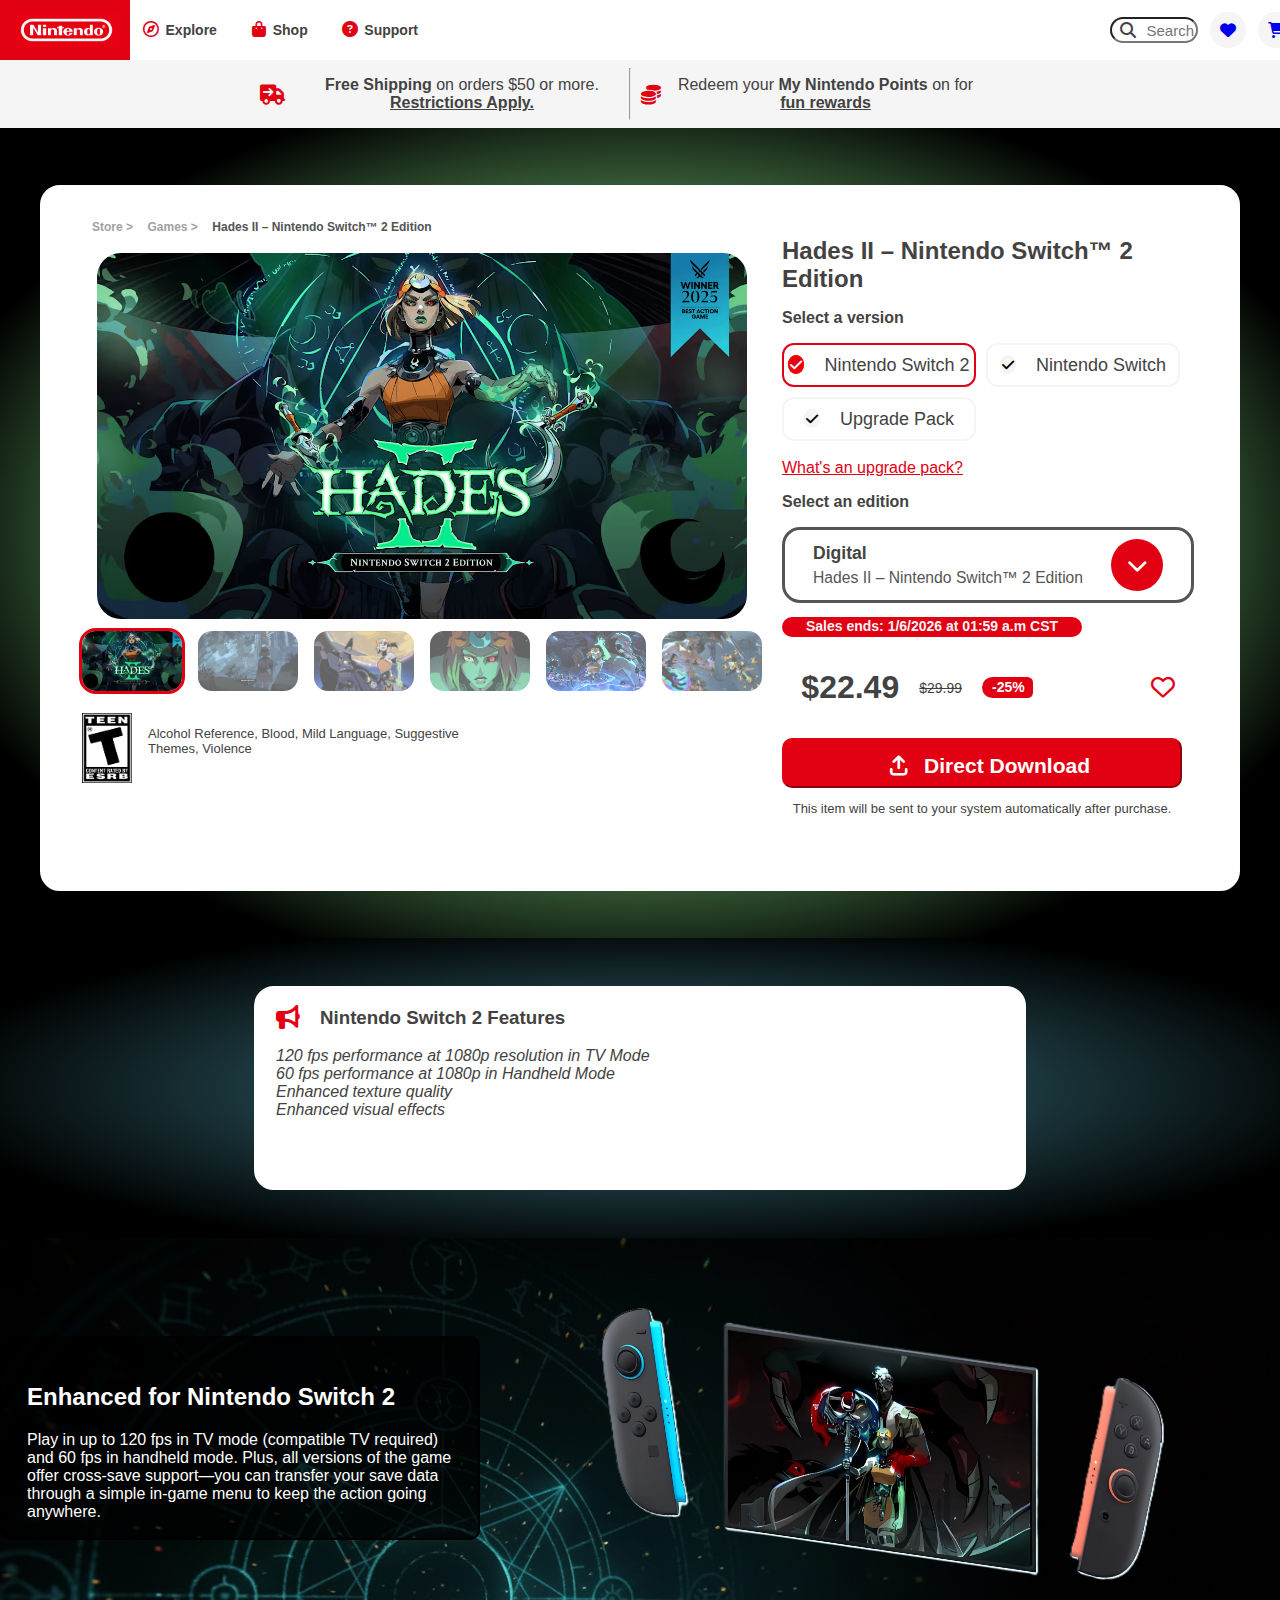
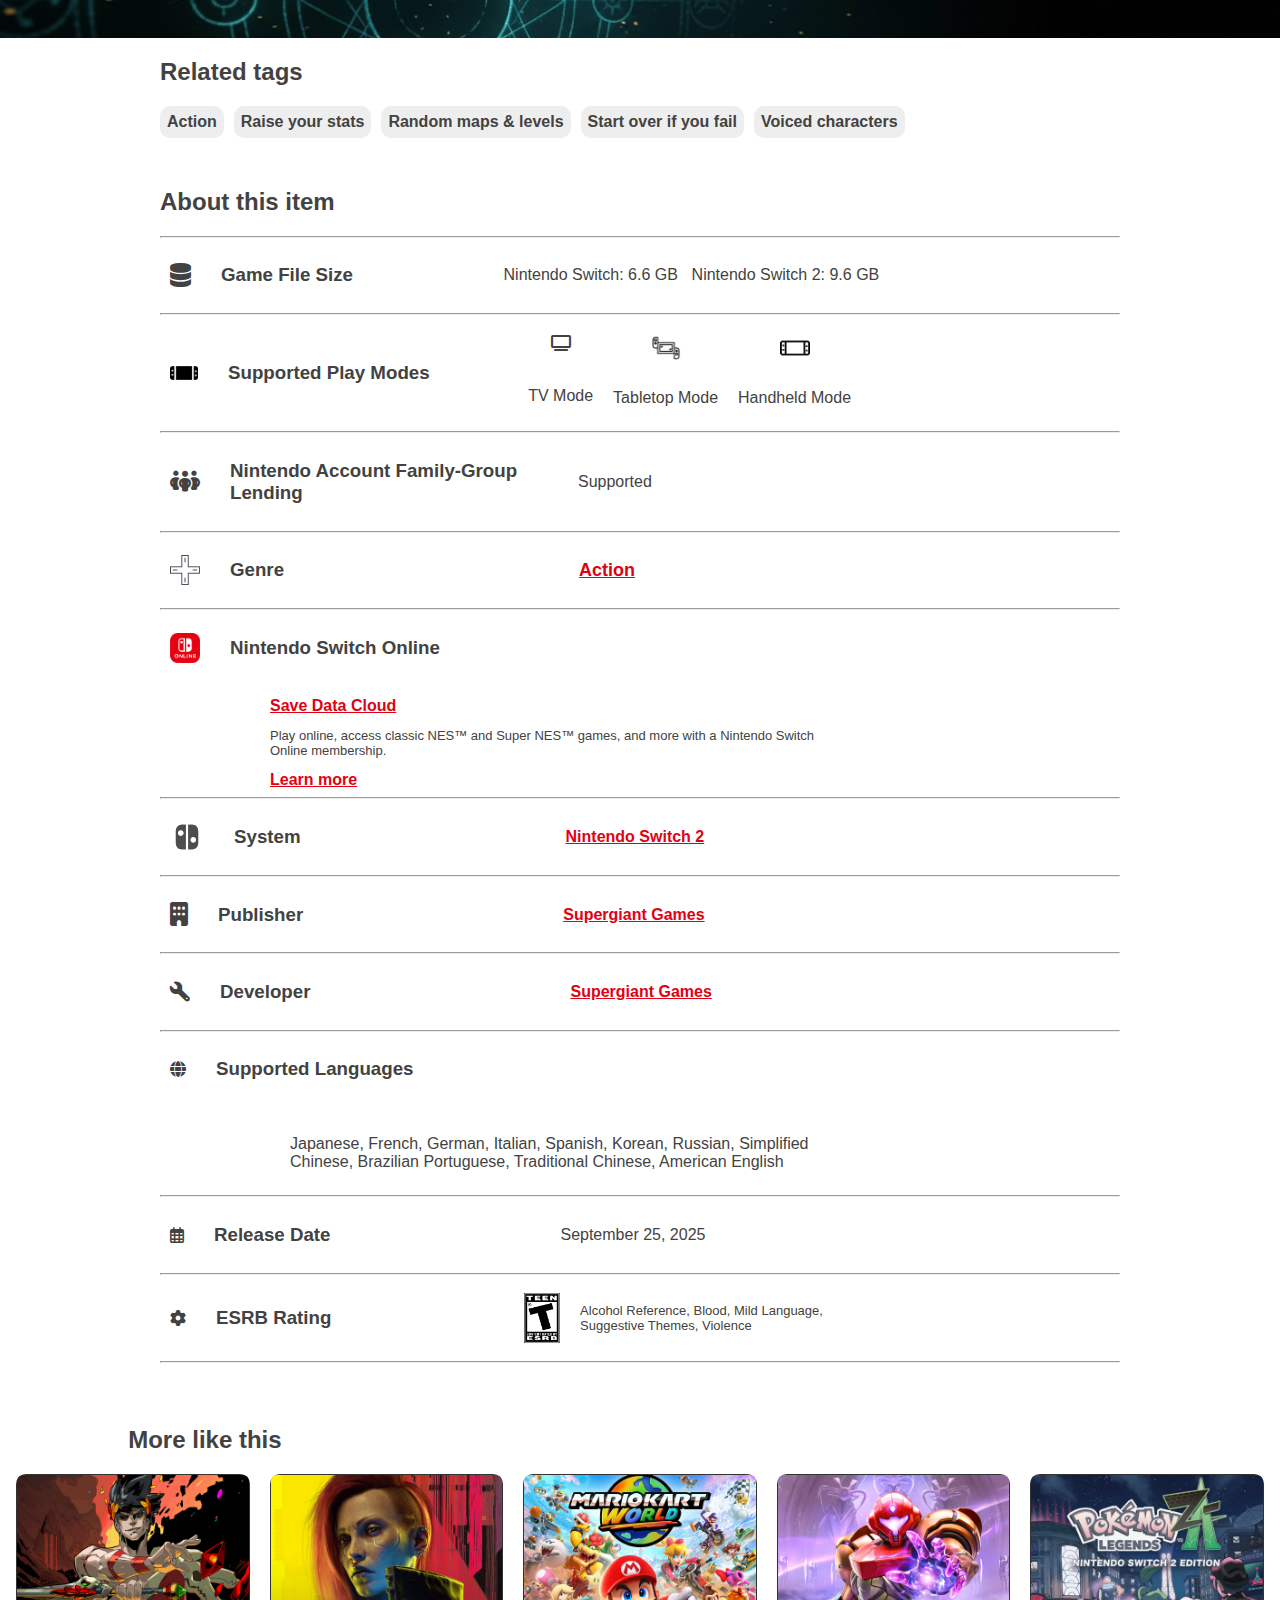
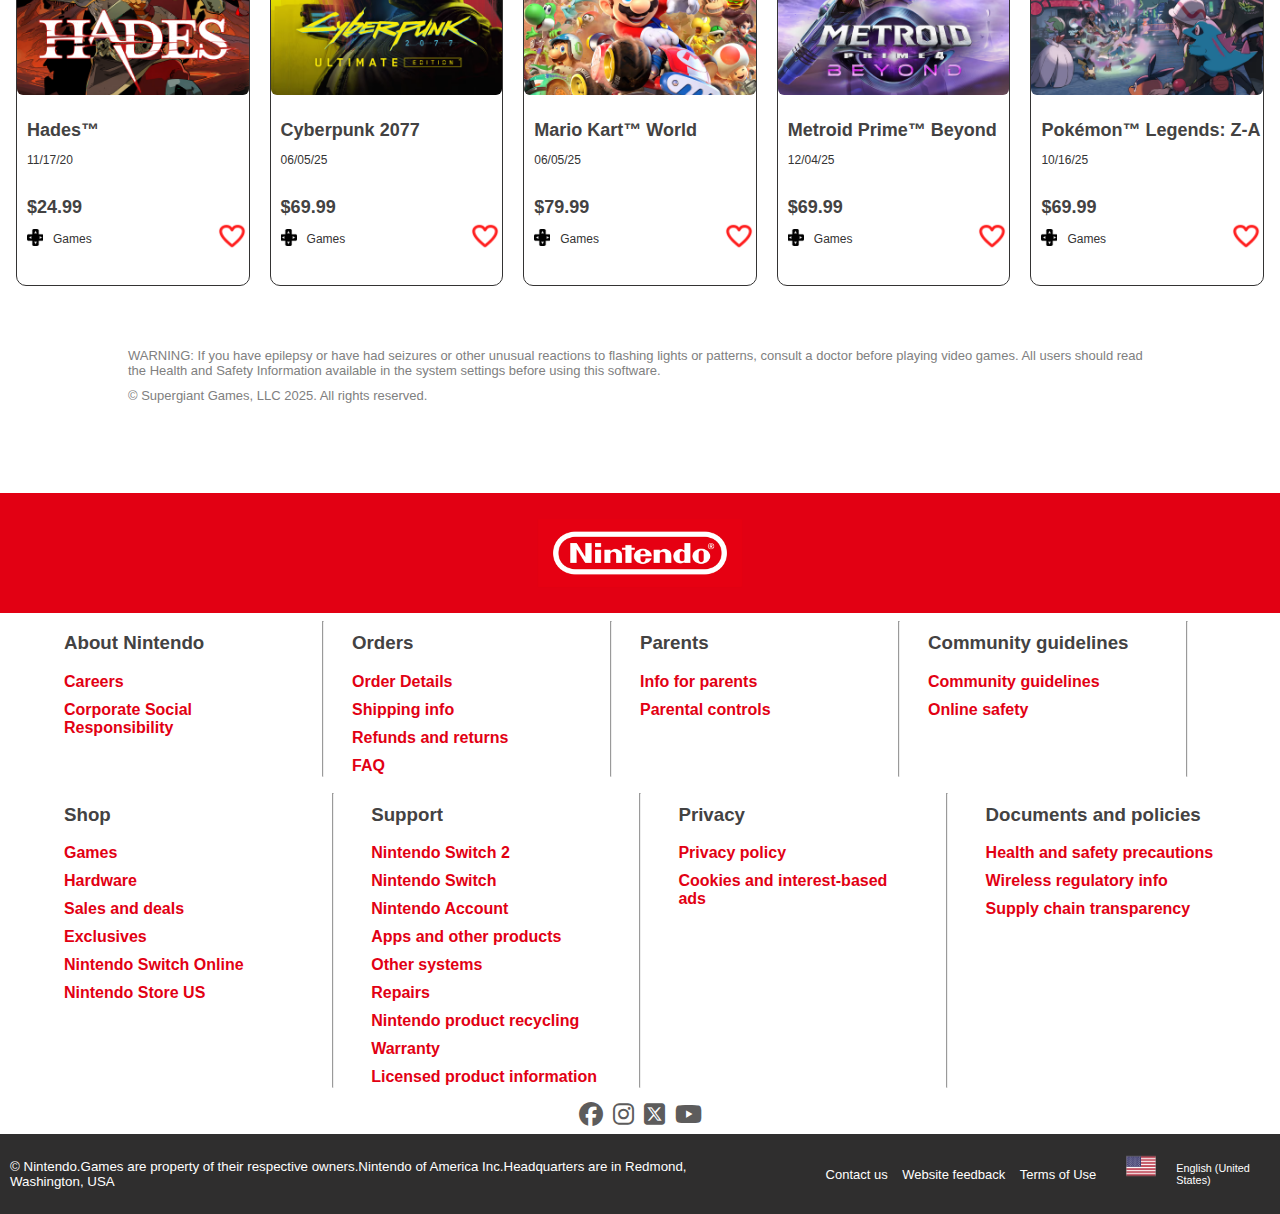
<file: index.html>
<!DOCTYPE html>
<html lang="en">
<head>
    <meta charset="UTF-8">
    <meta name="viewport" content="width=device-width, initial-scale=1.0">
    <link rel="stylesheet" href="https://cdnjs.cloudflare.com/ajax/libs/font-awesome/6.0.0-beta3/css/all.min.css">
    <link rel="stylesheet"
      href="https://cdnjs.cloudflare.com/ajax/libs/font-awesome/6.7.2/css/all.min.css">
    <link rel="stylesheet" href="styles.css">
    <link rel="icon" href="./images/mario-8-bit.png">
    <title>Nintendo Website</title>
</head>
<body>
    <header class="header">
        <div class="header-column">
            <div class="header-menu-bar">
                <div class="header-mainlogo">
                    <img src="./images/nintendo-logo.png" alt="Nintendo Logo" class="header-logo">
                </div>
                <div class="explore">
                        <span><i class="fa-regular fa-compass" style="color: #e20013;"></i></i></span>
                        <span><a href="#">Explore</a></span>
                </div>
                <div class="header-shop">
                        <span><i class="fa-solid fa-bag-shopping" style="color: #e20013;"></i></span>
                        <span><a href="#">Shop</a></span>
                </div>
                <div class="header-support">
                        <span><i class="fa-solid fa-circle-question" style="color: #e20013;"></i></span>
                        <span><a href="#" class="support">Support</a></span>
                </div>
            </div>
            <div class="header-account">
                <div class="header-searchBar">
                    <span><i class="fa-solid fa-magnifying-glass" style="color: #434242;"></i></span>
                    <span><input type="text" class="header-search" placeholder="Search" style="text-align: end; font-size: 15px; color: #434242;"></span>    
                </div>
                <div class="header-wishList">
                    <div class="span"><a href="#" title="heart"><i class="fa-solid fa-heart"></i></a></div>
                </div>  
                <div class="header-cart">
                    <div class="span"><a href="#" title="cart"><i class="fa-solid fa-cart-shopping"></i></a></div>
                </div>
                <div class="header-login">
                    <button title="sign-up">
                        <i class="fa-solid fa-user fa-lg" style="color: #e20013;"></i></i>
                        Log in/Sign Up
                    </button>
                    <div>
                        <a href="#"><img src="./images/flag.png" alt="USA Flag" height="200"></a>
                    </div>
                </div>
            </div>
        </div>
    </header>

    <div class="shipping-points">
        <div class="shipping">
           <i class="fa-solid fa-truck-arrow-right fa-lg" style="color: #e20013;"></i>
            <p><strong>Free Shipping</strong> on orders $50 or more. <a href="#">Restrictions Apply.</a></p> 
        </div>
        <hr>
        <div class="points">
            <i class="fa-solid fa-coins fa-lg" style="color: #e20013;"></i>
            <p>Redeem your <strong>My Nintendo Points</strong> on for <a href="#">fun rewards</a></p>
        </div>
    </div>

    <div class="game-preview">
        
        <div class="game-information">
            <div class="mainpage-game">
                <div class="page-location">
                    <a href="#" title="Store">Store ></a> <a href="#">Games ></a>  <a href="#" title="hades 2" id="hades2-link">Hades II &ndash; Nintendo Switch&trade; 2 Edition </a>  
                </div>
                <br>
                <div class="preview-card">
                    <input type="radio" name="hero" id="g1" checked>
                    <input type="radio" name="hero" id="g2">
                    <input type="radio" name="hero" id="g3">
                    <input type="radio" name="hero" id="g4">
                    <input type="radio" name="hero" id="g5">
                    <input type="radio" name="hero" id="g6">

                    <div class="card-image">
                        <img src="./images/hades2.avif" alt="" height="200" class="i1" >
                        <img src="./images/game-preview.jpg" alt="" height="200"class="i2" >
                        <img src="./images/game-preview2.jpg" alt="" height="200" class="i3" >
                        <img src="./images/game-preview3.webp" alt=""height="200" class="i4" >
                        <img src="./images/hades-2-story.avif" alt=""height="200" class="i5" >
                        <img src="./images/game-preview4.jpg" alt="" class="i6">
                    </div>
                    <div class="img-slider">
                        <label for="g1"><img src="./images/hades2.avif" alt="" height="200"></label>
                        <label for="g2"><img src="./images/game-preview.jpg" alt="" height="200"></label>
                        <label for="g3"><img src="./images/game-preview2.jpg" alt="" height="200"></label>
                        <label for="g4"><img src="./images/game-preview3.webp" alt=""height="200"></label>
                        <label for="g5"><img src="./images/hades-2-story.avif" alt=""height="200"></label>
                        <label for="g6"><img src="./images/game-preview4.jpg" alt=""height="200"></label>
                    </div>
                </div>
                <br>
                <div class="rated-section">
                    <div class="rated">
                        <img src="./images/ESRB_Teen.svg.png" alt="Rated Teen logo" height="200">
                    </div>
                    <div class="rated-info">
                        <p>Alcohol Reference, Blood, Mild Language, Suggestive Themes, Violence</p>
                    </div>
                </div>
            </div>
            
            <div class="gamecard-name">
                <div class="game-title">
                    <h1>Hades II &ndash; Nintendo Switch&trade; 2 Edition</h1>
                    <div class="selectversion-p">
                        <p>Select a version</p>
                    </div>
                    <div class="version">
                        <div class="switch2-radius">
                                <div class="input-switch2">
                                    <input type="checkbox" name="ns2" id="switch2">
                                </div>
                                <div class="switch-p">
                                    <a href="#" title="switch2">Nintendo Switch 2</a>
                                </div>
                        </div>
                        <div class="switch">
                            <div class="input-switch">
                                <input type="checkbox" name="ns" id="switch">
                            </div>
                            <div class="switch-p">
                                <a href="#" title="switch2">Nintendo Switch</a>
                            </div>
                            
                            </button>
                        </div>
                        <div class="upgrade">
                            <div class="input-upgrade">
                                <input type="checkbox" name="pack" id="upgrade">
                            </div>
                            <div class="upgrade-p">
                                <a href="#" title="switch2">Upgrade Pack</a>
                            </div>
                        </div>
                    </div>
                    <br>
                    <div class="upgrade-pack">
                        <a href="#">What's an upgrade pack?</a>
                    </div>
                    <div class="edition-selector">
                        <p>Select an edition</p>
                    </div>
                    
                    <div class="product-card">
                        <input type="checkbox" id="toggle" class="toggle">
                        <label for="toggle" class="product-header">
                            <div>
                            <h2>Digital</h2>
                            <p>Hades II – Nintendo Switch&trade; 2 Edition</p>
                            </div>
                            <span class="arrow"></span>
                        </label>
                        <div class="product-options">
                            <div class="option-highlight">
                                <div class="digital-title">
                                    <a href="#">
                                        <h3>Digital</h3>
                                        <p>Hades II – Nintendo Switch&trade; 2 Edition</p>
                                    </a>
                                </div>
                                <div class="n2-dropmenu">
                                    <a href="#">
                                    <p>$22.49</p></a>
                                </div>
                        </div>

                            <div class="option-highlight">
                                <div class="digital-title">
                                    <a href="#">
                                        <h3>Physical</h3>
                                        <p>Hades II – Nintendo Switch&trade; 2 Edition</p>
                                    </a>
                                </div>
                                <div class="n2-dropmenu">
                                    <a href="#">
                                    <p>$49.99</p></a>
                                </div>
                            </div>
                        </div>
                    </div>
                    <div class="sale">
                        <p>Sales ends: 1/6/2026 at 01:59 a.m CST</p>
                    </div>
                    <div class="gamePrice">
                        <div class="price">
                            <h3>$22.49</h3>
                            <p class="slashed-price">$29.99</p>
                            <p class="sale-price">-25%</p>
                        </div>
                        <div class="heart-wish">
                            <a href="#"><i class="fa-regular fa-heart fa-xl" style="color: #e20013;"></i></a>
                        </div>
                    </div>
                    
                    <button title="download" class="button-download">
                        <div class="download">
                            <div class="download-icon">
                                <i class="fa-solid fa-arrow-up-from-bracket fa-xl" style="color: white;"></i>
                            </div>
                            <div class="directDownload-h3">
                                <h3 class="download">Direct Download</h3>
                            </div>
                        </div>
                    </button>
                    
                    <div class="directdownload-info">
                        <p>This item will be sent to your system automatically after purchase.</p>
                    </div>
                </div>
            </div>
        </div>
    </div>

    <div class="flex-section">
        <div class="features">
            <div class="feature-device">
                <i class="fa-solid fa-bullhorn fa-xl" style="color: #e20013;"></i>
                <h3>Nintendo Switch 2 Features</h3>
            </div>
            <div class="feature-info">
                <p>120 fps performance at 1080p resolution in TV Mode</p>
                <p>60 fps performance at 1080p in Handheld Mode</p>
                <p>Enhanced texture quality</p>
                <p>Enhanced visual effects</p>
            </div>
        </div>
    </div>

    <section class="backgroundimage">
        <div class="enhanced">
            <div class="enhanced-info">
                <h2>Enhanced for Nintendo Switch 2</h2>
                <p>Play in up to 120 fps in TV mode (compatible TV required) and 60 fps in handheld mode. Plus, all versions of the game offer cross-save support—you can transfer your save data through a simple in-game menu to keep the action going anywhere.</p>
            </div>
            <div class="img-switch">
                <img src="./images/hades2-switch.png" alt="" height="200">
            </div>
        </div>
    </section>

    <section class="item-info">
        <div class="info-padding">
            <h2>Related tags</h2>
            <div class="tags">
                <button title="action">Action</button>
                <button title="action">Raise your stats</button>
                <button title="action">Random maps & levels</button>
                <button title="action">Start over if you fail</button>
                <button title="action">Voiced characters</button>
            </div>
            <h2>About this item</h2>
            <hr>

            <div class="game1">
                <i class="fa-solid fa-database fa-xl"></i>
                <div class="game-info1">
                    <h3>Game File Size</h3>
                    <div class="game1-ptag">
                        <p>Nintendo Switch: 6.6 GB</p>
                        <p>Nintendo Switch 2: 9.6 GB</p>
                    </div>
                </div>
            </div>
            <hr>
            <div class="game1">
                <img src="./images/nintendo (2).png" alt="" height="28">

                <h3>Supported Play Modes</h3>
                <div class="game-style">
                    
                    <div class="tv-mode">
                        <i class="fa-solid fa-tv"></i>
                        <p>TV Mode</p>
                    </div>
                    <div class="tabletop">
                        <img src="./images/switch.png" alt="" height="30">
                        <p>Tabletop Mode</p>
                    </div>
                    <div class="handheld">
                        <img src="./images/nintendo (1).png" alt="" height="30">
                        <p>Handheld Mode</p>
                    </div>
                </div>
            </div>
            <hr>
            <div class="game1">
                <i class="fa-solid fa-people-group fa-xl"></i>
                <h3 class="fam-group">Nintendo Account Family-Group Lending</h3>
                <div class="game1-fam">   
                    <p>Supported</p>
                </div>
            </div>
            <hr>

            <div class="game1">
                <img src="./images/direction.png" alt="" height="30">
                <h3>Genre</h3>
                <div class="game1-action">
                    <a href="#">Action</a>
                </div>
            </div>
            <hr>
            <div class="game1">
                <img src="./images/online.avif" alt="" height="30">
                <h3>Nintendo Switch Online</h3>
                <div class="game1-online">
                    <a href="#">Save Data Cloud</a>
                    <p>Play online, access classic NES&trade; and Super NES&trade; games, and more with a Nintendo Switch Online membership.</p>
                    <a href="#">Learn more</a>
                </div>
            </div>
            <hr>

            <div class="game1">
                <img src="./images/gray-switch.png" alt="" height="34">
                <h3>System</h3>
                <div class="game1-system">
                    <a href="#">Nintendo Switch 2</a>
                </div>
            </div>
            <hr>
            
            <div class="game1">
                <i class="fa-solid fa-building fa-xl"></i>
                <h3>Publisher</h3>
                <div class="game1-developer">
                    <a href="#">Supergiant Games</a>
                </div>
            </div>
            <hr>

            <div class="game1">
                <i class="fa-solid fa-wrench fa-flip-horizontal fa-lg"></i>
                <h3>Developer</h3>
                <div class="game1-developer">
                    <a href="#">Supergiant Games</a>
                </div>
            </div>
            <hr>

            <div class="game1">
                <i class="fa-solid fa-globe"></i>
                <h3>Supported Languages</h3>
                <div class="game1-lang">
                    <p>Japanese, French, German, Italian, Spanish, Korean, Russian, Simplified Chinese, Brazilian Portuguese, Traditional Chinese, American English</p>
                </div>
            </div>
            <hr>
            <div class="game1">
                <i class="fa-regular fa-calendar-days"></i>
                <h3>Release Date</h3>
                <div class="game1-date">
                    <p>September 25, 2025</p>
                </div>
            </div>
            <hr>
            <div class="game1">
                <i class="fa-solid fa-gear"></i>
                <h3>ESRB Rating</h3>
                    <div class="game1-rating">
                        <img src="./images/ESRB_Teen.svg.png" alt="Rating" height="50">
                        <p>Alcohol Reference, Blood, Mild Language, Suggestive Themes, Violence</p>
                    </div>
            </div>
            <hr>
        </div>
    </section>
    <br>
    <br>
    <h2 class="othergames-title">More like this</h2>
    <section class="best-sellers">
        <div class="other-games">
            <div class="digital-card">
                <a href=""><img src="./images/hades-card.avif" alt="hades game" height="220"></a>
                <h3>Hades&trade;</h3>
                <p>11/17/20</p>
                <div class="price-info">
                    <h3>$24.99</h3>
                    <div class="games-icon">
                        <img src="./images/direction.webp" alt="dpad icon" height="15">
                        <p>Games</p>
                        <div class="game-heart">
                            <a href=""><img src="./images/love.png" alt="heart icon"></a>
                        </div>
                    </div>
                </div>
            </div>
            <div class="digital-card">
                <a href=""><img src="./images/cyberpunk-card.avif" alt="Cyberpunk 2077 game" height="220"></a>
                <h3>Cyberpunk 2077</h3>
                <p>06/05/25</p>
                <div class="price-info">
                    <h3>$69.99</h3>
                    <div class="games-icon">
                        <img src="./images/direction.webp" alt="d-pad icon" height="15">
                        <p>Games</p>
                        <div class="game-heart">
                            <a href=""><img src="./images/love.png" alt="heart icon"></a>
                        </div>
                    </div>
                </div>
            </div>
            <div class="digital-card">
                <a href=""><img src="./images/mario-card.avif" alt="Mario Kart World game" height="220"></a>
                <h3>Mario Kart&trade; World</h3>
                <p>06/05/25</p>
                <div class="price-info">
                    <h3>$79.99</h3>
                    <div class="games-icon">
                        <img src="./images/direction.webp" alt="d-pad icon" height="15">
                        <p>Games</p>
                        <div class="game-heart">
                            <a href=""><img src="./images/love.png" alt="heart icon"></a>
                        </div>
                    </div>
                </div>
            </div>
            <div class="digital-card">
                <a href=""><img src="./images/metroid-card.avif" alt="Metroid Prime Beyond Game" height="220"></a>
                <h3>Metroid Prime&trade; Beyond</h3>
                <p>12/04/25</p>
                <div class="price-info">
                    <h3>$69.99</h3>
                    <div class="games-icon">
                        <img src="./images/direction.webp" alt="d-pad icon" height="15">
                        <p>Games</p>
                        <div class="game-heart">
                            <a href=""><img src="./images/love.png" alt="heart icon"></a>
                        </div>
                    </div>
                </div>
            </div>
            <div class="digital-card">
                <a href=""><img src="./images/pokemon-card.avif" alt="Pokémon Legends: Z-A Game" height="220"></a>
                <h3>Pokémon&trade; Legends: Z-A </h3>
                <p>10/16/25</p>
                <div class="price-info">
                    <h3>$69.99</h3>
                    <div class="games-icon">
                        <img src="./images/direction.webp" alt="d-pad icon" height="15">
                        <p>Games</p>
                        <div class="game-heart">
                            <a href=""><img src="./images/love.png" alt="heart icon"></a>
                        </div>
                    </div>
                </div>
            </div>
        </div>
     </section>    
    <br>
    <br>
    <div class="warning-message">
        <p class="warning">WARNING: If you have epilepsy or have had seizures or other unusual reactions to flashing lights or patterns, consult a doctor before playing video games. All users should read the Health and Safety Information available in the system settings before using this software.</p>
        <p class="warning">&copy; Supergiant Games, LLC 2025. All rights reserved.</p>
    </div>
    <div class="nintendo-beforefooter">
        <img src="./images/nintendo-logo.png" alt="" height="190">
    </div>
    <footer>
        <div class="footer">
            <div class="about-footer">
                <h3>About Nintendo</h3>
                <a href="#">Careers</a>
                <a href="#">Corporate Social Responsibility</a>
            </div>
            <hr>
            <div class="order-footer">
                <h3>Orders</h3>
                <a href="#">Order Details</a>
                <a href="#">Shipping info</a>
                <a href="#">Refunds and returns</a>
                <a href="#">FAQ</a>
            </div>
            <hr>
            <div class="parents-footer">
                <h3>Parents</h3>
                <a href="#">Info for parents</a>
                <a href="#">Parental controls</a>
            </div>
            <hr>
            <div class="community-footer">
                <h3>Community guidelines</h3>
                <a href="#">Community guidelines</a>
                <a href="#">Online safety</a>
            </div>
            <hr>
            <div class="shop-footer">
                <h3>Shop</h3>
                <a href="#">Games</a>
                <a href="#">Hardware</a>
                <a href="#">Sales and deals</a>
                <a href="#">Exclusives</a>
                <a href="#">Nintendo Switch Online</a>
                <a href="#">Nintendo Store US</a>
            </div>
            <hr>
            <div class="support-footer">
                <h3>Support</h3>
                <a href="#">Nintendo Switch 2</a>
                <a href="#">Nintendo Switch</a>
                <a href="#">Nintendo Account</a>
                <a href="#">Apps and other products</a>
                <a href="#">Other systems</a>
                <a href="#">Repairs</a>
                <a href="#">Nintendo product recycling</a>
                <a href="#">Warranty</a>
                <a href="#">Licensed product information</a>
            </div>
            <hr>
            <div class="privacy-footer">
                <h3>Privacy</h3>
                <a href="#">Privacy policy</a>
                <a href="#">Cookies and interest-based ads</a>
            </div>
            <hr>
            <div class="policies-footer">
                <h3>Documents and policies</h3>
                <a href="#">Health and safety precautions</a>
                <a href="#">Wireless regulatory info</a>
                <a href="#">Supply chain transparency</a>
            </div>
        </div>    
        

        <div class="social-icons">
            <a href="#"><i class="fa-brands fa-facebook fa-xl" style="color: rgb(93, 92, 92);"></i></a>
            <a href="#"><i class="fa-brands fa-instagram fa-xl" style="color: rgb(93, 92, 92);"></i></a>
            <a href="#"><i class="fa-brands fa-square-x-twitter fa-xl" style="color: rgb(93, 92, 92);"></i></a>
            <a href="#"><i class="fa-brands fa-youtube fa-xl" style="color: rgb(93, 92, 92);"></i></a>
        </div>
        <div class="final-info">
            <p>&copy; Nintendo.Games are property of their respective owners.Nintendo of America Inc.Headquarters are in Redmond, Washington, USA</p>
            <div class="footer-link">
                <a href="#">Contact us</a>
                <a href="#">Website feedback</a>
                <a href="#">Terms of Use</a>
            </div>
            <div class="flag">
                <a href="#"><img src="./images/flag.png" alt="USA Flag" height="25"></a>
                <a href="#"><p>English (United States)</p></a>
            </div>
        </div>
    </footer>
</body>
</html>
</file>
<file: styles.css>
body{
    background: white;
    font-family: sans-serif;
    padding: 0;
    margin: 0;
    color: #434242;
}
/* Header */
header{
    width: 100%;
    height: 60px;
}
.header-column{
    display: flex;
    flex-direction: row;
    justify-content: space-between;
    width: 1200px;
    height: 60px;
    gap: 30px;
}
.header-menu-bar{
    display: flex; 
    flex-direction: row;
    justify-content: space-between;
}
.header-mainlogo{
    background-color: #e20013;
    width: 130px;
    height: 60px; 
}
.header-mainlogo img{
    height: 100px;
    margin-top: -20px;
}
.explore {
    display: flex;
    justify-content: center;   
    align-items: center;       
    gap: 0.4em;  
    background-color: white;
    width: 100px;
    height: 60px; 
}
.explore a{
    color: #434242;
    font-size: 14px;
    font-weight: bold; 
}
.explore span a{
    text-decoration: none;
}
.explore span a:link{
    color: #434242;
}
.explore span a:hover{
    color: #e20013;
}
.header-shop {
    display: flex;
    justify-content: center;   
    align-items: center;       
    gap: 0.4em;  
    background-color: white;
    width: 100px;
    height: 60px; 
}
.header-shop a{
    color: #434242;
    font-size: 14px;
    font-weight: bold; 
}
.header-shop span a{
    text-decoration: none;
    color: #434242;
}
.header-shop span a:hover{
    color: #e20013;
}
.header-support{
    display: flex;
    justify-content: center;   
    align-items: center;       
    gap: 0.4em;  
    background-color: white;
    width: 100px;
    height: 60px; 
}
.header-support a{
    color: #434242;
    font-size: 14px;
    font-weight: bold; 
}
.header-support span a{
    text-decoration: none;
    color: #434242;
}
.header-support span a:hover{
    color: #e20013;
}

.header-account{
    display: flex;
    flex-direction: row;
    justify-content: space-around;
    gap: 12px;
    margin-left: 650px;
}
.header-searchBar{
    align-content: center;
}
.header-searchBar i{
    position: absolute;
    margin-left: 10px;
    margin-top: 5px;
}
.header-searchBar input{
    border-radius: 100px;
    height: 20px;
    width: 80px;
}
.header-wishList{
    align-content: center;
    text-align: center;
}
.header-wishList i{
    display: inline-flex;
    align-items: center;
    justify-content: center;
    padding: 10px;           
    background: #f5f5f5;     
    border-radius: 999px; 
}
.span a:visited{
    color: #434242;
}
.header-cart{
    align-content: center;
    text-align: center;
}
.header-cart i{
    display: inline-flex;
    align-items: center;
    justify-content: center;
    padding: 10px;           
    background: #f5f5f5;     
    border-radius: 999px; 
}
.span a:visited{
    color: #434242;
}
.span a:hover{
    color: #e20013;
}
.header-login{
    align-items: center;
    align-self: center;
    align-content: center;
}
.header-login button{
    background-color: white;
    color: #e20013;
    font-weight: bold;
    font-size: 14px;
    border-radius: 100px;
    border-color: #e20013;
    height: 35px;
    width: 150px;
}
.header-login {
  display: flex;
  justify-content: center;  
  align-items: center;      
  height: 60px;            
}
.header-login button:hover{
    background-color: #f5f5f5;
}
.header-login img{
    height: 24px;
    margin-left: 10px;
}
/* Info */
.shipping-points{
    display: flex;
    flex-direction: row;
    background-color: #f5f5f5;
    width: 100%;
    margin: 0;
    padding: 0;
    text-align: center;
}
.shipping{
    display: flex;
    flex-direction: row;
    margin-left: 250px;
}
.shipping i{
    display: inline-flex;
    align-items: center;
    justify-content: center;
    padding: 10px;         
}
.shipping a{
    color: #434242;
    font-weight: bold;
    justify-content: end;
}
.shipping a:hover{
    color: #e20013;
    font-weight: bold;
}
hr{
    justify-content: center;
}
.points{
    display: flex;
    flex-direction: row;
    margin-right: 300px;
}
.points i{
    display: inline-flex;
    align-items: center;
    justify-content: center;
    padding: 10px;           
}
.points a{
    color: #434242;
    font-weight: bold;
}
.points a:hover{
    color: #e20013;
    font-weight: bold;
}
/* Preview */
.game-preview{
    background: radial-gradient(#000000 25%, #89e78a 30%, #000000 80%);
    display: flex;
    flex-direction: row;
    justify-content: flex-start;
    align-items: center;
    height: 800px; 
    padding-top: 10px;
}
.game-information{
    display: flex;
    justify-content: space-between;     
    align-items: flex-start;
    max-width: 1200px;                 
    width: 100%;
    height: auto;                      
    border: 2px solid white;
    border-radius: 20px;
    padding: 30px 40px 40px;
    background-color: white;
    column-gap: 24px;                  
    box-sizing: border-box;
    margin: 0 auto;
}

.page-location a{
    color: #434242;
    font-weight: bolder;
    text-decoration: none;
    gap: 12px;
    font-size: 12px;
    opacity: 0.5;
    padding-left: 10px;
}
#hades2-link{
    color: #434242;
    opacity: 0.90;
}
.page-location a:hover{
    color: #e20013;
}
.mainpage-game{
    display: flex;
    flex-direction: column;
    background-color: white;
    flex: 0 0 640px;     
    margin: 0;
}

.page-location{
    display: inline-block;
}
.preview-card input[type='radio']{
    display: none;
}
/* Image */
.card-image{
    position: relative;
    max-width: 650px;
    margin: 0 auto;
    aspect-ratio: 16/9;
    border-radius: 24px;
    overflow: hidden;
}
.card-image img{
    position:absolute;
    inset:0;
    width:100%;
    height:100%;
    object-fit:cover;
    opacity:0;
    transition:opacity .4s;
}
/* Slider */
#g1:checked ~ .card-image .i1,
#g2:checked ~ .card-image .i2,
#g3:checked ~ .card-image .i3,
#g4:checked ~ .card-image .i4,
#g5:checked ~ .card-image .i5,
#g6:checked ~ .card-image .i6{
    opacity:1;
}
/* Thumbnail */
.img-slider{
    margin-top:12px;
    display:flex;
    gap: 1rem;
    justify-content:center;
}
.img-slider img{
    width:100px;
    height:60px;
    object-fit:cover;
    border-radius:14px;
    opacity:.6;
    cursor:pointer;
    transition:opacity .2s, outline .2s;
}
#g1:checked ~ .img-slider label:nth-child(1) img,
#g2:checked ~ .img-slider label:nth-child(2) img,
#g3:checked ~ .img-slider label:nth-child(3) img,
#g4:checked ~ .img-slider label:nth-child(4) img,
#g5:checked ~ .img-slider label:nth-child(5) img,
#g6:checked ~ .img-slider label:nth-child(6) img{
  opacity:1;
  outline:3px solid #e20013;
}
/* Rating Section */
.rated-section{
    display: flex;
    flex-direction: row;
    justify-content: start;
    gap: 1rem;
}
.gamecard-name{
    background-color: white;
}
.rated img{
    width: 50px;
    height: 70px;
}
.rated-info p{
    width: 360px;
    flex-wrap: wrap;
    font-size: small;
}
.game-information, .gamecard-name{
    flex: 1;
    gap: 0;
}
.mainpage-game{
    width: 1200px;
}
/* Game Info */
.gamecard-name{
    flex-wrap: wrap;
    justify-content: start;
    align-items: center;
    margin: 0;
    padding: 0;
    width: 40%;
    flex: 0 0 auto;
}
.game-title{
    text-align: start;
    padding: 20px;
    flex: 0 0 260px;
}
.game-title h1{
    font-size: x-large;
    padding: 0;
    margin: 0;
}
.gamecard-name{
    display: flex;
    flex-direction: column;
    flex: 1 0 0;          
    max-width: 520px;    
    padding: 0;
}

.selectversion-p{
    text-align: start;
    color: #434242;
    font-weight: 600;
    padding: 0;
}
.version{
    display: flex;
    flex-direction: row;
    justify-content: start;
    flex-wrap: wrap;
    gap: 10px;
    width: auto;
}
.switch2{
    display: flex;
    flex-direction: row;
    width: 200px; 
    height: 40px;
    gap: 20px;
    border: 2px solid #f5f5f5;
    border-radius: 10%;
    justify-content: center;
    align-items: center;
}
.switch2-radius{
    display: flex;
    flex-direction: row;
    width: 190px; 
    height: 40px;
    gap: 20px;
    border: 2px solid #f5f5f5;
    border-radius: 12px;
    justify-content: center;
    align-items: center;
    border-color: #e20013;
}
.switch2 a{
    text-decoration: none;
    font-size: large;
    color: #434242;
}
.switch2-radius a{
    text-decoration: none;
    font-size: large;
    color: #434242;
}
.switch input{
    display: inline-flex;
    width: 20px;
    height: 100px;
    accent-color: red; 
}
.input-switch2 input[type="checkbox"] {
  position: absolute;
  opacity: 0;
  pointer-events: cursor;
}
.input-switch2::before {
  content: "\f00c";                   
  font-family: "Font Awesome 6 Free"; 
  font-weight: 900;
  color: #fefbfb;
  background-color: #e20013;
  border-radius: 50%;
  border: 2px solid red;
  width: 36px;
  height: 36px;
  font-size: 14px;
}
.switch:hover{
    background-color: #f5f5f5;
    border: 2px solid #e20013;
}
.switch{
    display: flex;
    flex-direction: row;
    width: 190px; 
    height: 40px;
    gap: 20px;
    border: 2px solid #f5f5f5;
    border-radius: 12px;
    justify-content: center;
    align-items: center;
}
.switch a{
    text-decoration: none;
    font-size: large;
    color: #434242;
}
.switch input{
    display: inline-flex;
    width: 20px;
    height: 100px;
    accent-color: red; 
    border-color: #e20013;
}
.input-switch input[type="checkbox"] {
  position: absolute;
  opacity: 0;
  pointer-events: cursor;
}
.input-switch::before {
  content: "\f00c";                   
  font-family: "Font Awesome 6 Free"; 
  font-weight: 900;
  color: black;
  background-color: #f5f5f5;
  border-radius: 50%;
  border: 2px solid #f5f5f5;
  width: 36px;
  height: 36px;
  font-size: 14px;
}
.switch2:hover{
    background-color: #f5f5f5;
    border: 2px solid #e20013;
}
.upgrade{
    display: flex;
    flex-direction: row;
    width: 190px; 
    height: 40px;
    gap: 20px;
    border: 2px solid #f5f5f5;
    border-radius: 12px;
    justify-content: center;
    align-items: center;
}
.upgrade a{
    text-decoration: none;
    font-size: large;
    color: #434242;
}
.upgrade input{
    display: inline-flex;
    width: 20px;
    height: 100px;
    accent-color: red; 
}
.input-upgrade input[type="checkbox"] {
  position: absolute;
  opacity: 0;
  pointer-events: cursor;
}
.input-upgrade::before {
  content: "\f00c";                   
  font-family: "Font Awesome 6 Free"; 
  font-weight: 900;
  color: black;
  background-color: #f5f5f5;
  border-radius: 50%;
  border: 2px solid #f5f5f5;
  width: 36px;
  height: 36px;
  font-size: 14px;
}
.upgrade:hover{
    background-color: #f5f5f5;
    border: 2px solid #e20013;
}
.upgrade-pack a{
    display: inline-flex;
    color: #e20013;
    width: 80%;
    justify-content: start;
    align-items: center;
}
.edition-selector p{
    display: inline-flex;
    color: #434242;
    font-weight: bold;
    width: 80%;
    justify-content: start;
    align-items: center;
}
/* Drop Menu */
.product-card {
  max-width: 620px;
  justify-content: center;
  justify-self: center;
}
.toggle {
  position: absolute;
  opacity: 0;
  pointer-events: none;
}
.product-header {
  display: flex;
  align-items: center;
  justify-content: space-between;
  gap: 1.5rem;
  padding: 1.25rem 1.75rem;
  border: 3px solid #555;
  border-radius: 18px;
  background: #ffffff;
  cursor: pointer;
  width: 350px;
  height: 30px;
}
.product-header h2 {
  margin: 0 0 0.35rem;
  font-size: 1.1rem;
  font-weight: 700;
  color: #444;
  text-align: start;
}
.product-header p {
  margin: 0;
  font-size: 0.98rem;
  color: #555;
}
.arrow {
  flex-shrink: 0;
  width: 52px;
  height: 52px;
  border-radius: 50%;
  background: #e20013;
  display: flex;
  align-items: center;
  justify-content: center;
}
.arrow::before {
  content: "\f078";                    
  font-family: "Font Awesome 6 Free";  
  font-weight: 900;
  color: #fff;
  font-size: 1.3rem;
}
.toggle:checked + .product-header .arrow::before {
  transform: rotate(180deg);
}
.product-options {
  display: none;
}
.toggle:checked ~ .product-options {
  display: block;
}
.product-options {
  position: absolute;
  margin-top: 0;
  border: 2px solid #434242;              
  border-radius: 18px;  
  overflow: hidden;
  width: 410px;
  background-color: white;
}
.option {
  display: flex;
  align-items: center;
  justify-content: space-evenly;
  padding: 1.1rem 1.75rem;
  background: #ffffff;
}
.option + .option {
  border-top: 1px solid #ddd;
} 
.n2-dropmenu{
    display: flex;
    flex-direction: row;
    justify-content: space-between;
    align-items: center;
}
.n2-dropmenu p{
    text-align: center;
    font-weight: bold;
    font-size: large;
    width: auto;
}
.option-highlight div a{
    text-decoration: none;
    color: #2f2e2e;
}
.option-highlight{
    display: flex;
    flex-direction: row;
    align-items: center;
    justify-content: space-between;
    padding: 5px;
}
.option-highlight:hover{
    background-color: #f5f5f5;
}
.sale{
    background-color: #e20013;
    border-radius: 20px;
    font-size: 14px;
    width: 300px;
    font-weight: 600;
    height: 20px;
}
.sale p{
    color: #f5f5f5;
    text-align: center;
    padding-top: 1px;
}
.price{
    display: flex;
    flex-direction: row;
    justify-content: space-evenly;
    width: 200px;
    margin-right: 130px;
    gap: 20px;
}
.price h3{
    font-size: 2rem;
    font-weight: 600;
}
.price p{
    align-content: center;
    font-size: 14px;
}
.slashed-price{
    text-decoration: line-through;
}
.sale-price {
  display: inline-flex;
  align-items: center;
  justify-content: center;
  padding: 0.1rem 0.45rem 0.1rem 0.55rem;
  min-width: 2.2rem;
  height: 1.1rem;
  background: #e20013;
  color: #ffffff;
  font-weight: 700;
  font-size: 0.7rem;
  line-height: 1;
  border-radius: 0.95rem 0.5rem 0.5rem 0.95rem; 
  margin-top: 40px;
}
.gamePrice{
    display: flex;
    flex-direction: row;
    justify-content: space-evenly;
    align-items: center;   
}
.download{
    display: flex;
    flex-direction: row;
    align-items: center;
    width: 400px;
    height: 50px;
    gap: 1rem;
}
.download-icon i{
    justify-self: end;
    margin-left: 100px;
}
.button-download{
    border-radius: 10px;
    border-color: #e20013;
    width: 400px;
    height: 50px;
    background-color: #e20013;
    cursor: pointer;
}
.directDownload-h3{
    color: white;
    font-size: large;
}
.directdownload-info{
    color: #434242;
    font-size: small;
    text-align: center;
    width: 400px;
}
/* Features */
.flex-section{
    display: flex;
    justify-content: center;
    align-items: center;
    width: 100%; 
    height: 300px;
    background: radial-gradient( 
      #397582 2%, 
      #000000 80%, 
      #000 100%);
}
.features{
    display: inline-block;
    background-color: white; 
    border: 2px solid white;
    border-radius: 20px;
    width: 60%;
    height: 200px;
    margin: 0;
    padding: 0;
}
.feature-device{
    display: flex;
    flex-direction: row;
    justify-content: start; 
    align-items: center;
    gap: 20px;
    margin-left: 20px;
}
.feature-info{
    display: flex;
    flex-direction: column;
}
.feature-info p{
    margin: 0;
    margin-left: 20px;
    color: #434242;
    font-style: italic;
    font-weight: 400;
}
/* Game Info */
.backgroundimage{
    background: url(./images/background-swtichpromo.png);
    background-size: 100% 400px;
    background-repeat: no-repeat;
    background-position: center;
    width: 100%;
    height: 400px;
    margin: 0;
    padding: 0;
}
.enhanced{
    display: flex;
    flex-direction: row;
    justify-content: end;
    align-items: center;
    width: 100%;
    height: 400px;
}
.enhanced-info{
    color: white;
    background-color: #000000c1;
    padding: 25px;
    width: 500px;
    height: 150px;
    border: 2px solid black;
    border-radius: 10px;
}
.img-switch img{
    width: 800px;
    height: 400px;
    transform: translateZ(10px) rotateX(10deg) rotateY(40deg);
    padding: 0;
    margin: 0;
}
.item-info{
    background-color: white;
}
.info-padding{
    width: 75%;
    margin: 0 auto;
}
.info-padding h2{
    color: #434242;
    font-size: x-large;
    text-align: start;
}
.tags{
    display: flex;
    flex-direction: row;
    justify-content: start;
    align-items: center;
    flex-wrap: wrap;
    gap: 10px;
    padding-bottom: 30px;
}
.tags button{
    font-size: medium;
    font-weight: 600;
    padding: 5px;
    color: #434242;
    background-color: #efeeee;
    border: 2px solid #efeeee;
    border-radius: 10px;
}
.tags button:hover{
    color: white;
    background-color: #615f5f;
}
.game1{
    display: flex;
    flex-direction: row;
    align-items: center;
    gap: 20px;
    flex-wrap: wrap;
}
.game1 i{
    justify-content: center;
    align-items: center;
}
.game-info1{
    display: flex;
    flex-direction: row;
    justify-content: space-between;
    align-items: center; 
    width: 70%;
}
.game1-ptag{
    display: flex;
    flex-direction: row;
    justify-content: space-evenly;
    width: 60%;
}
.game-style{
    display: flex;
    flex-direction: row;
    justify-content: center;
    align-items: center;
    gap: 20px;
    width: 50%;
}
.tv-mode{
    display: flex;
    flex-direction: column;
    align-items: center;
    justify-content: center;
    height: 90px;
    gap: 10px;
}
.tabletop{
    display: flex;
    flex-direction: column;
    align-items: center;
    justify-content: center;
}
.handheld{
    display: flex;
    flex-direction: column;
    align-items: center;
    justify-content: center;
}
.fam-group{
    width: 300px;
}
.game1-fam{
    margin-left: 28px;
}
.game1-action a{
    color: #e20013;
    font-size: large;
    margin-left: 275px;
    text-align: end;
    font-weight: bold;
}
.game1-action a:hover{
    color: #434242;
}
.game1-action a:visited{
    color: #e20013;
}
.game1-online{
    display: flex;
    flex-direction: column;
    width: 60%;
    justify-content: end;
    margin-left: 110px;
}
.game1-online p{
    color: #434242;
    font-size: small;
}
.game1-online a{
    color: #e20013;
    font-size: medium;
    font-weight: bold;
}
.game1-online a:hover{
    color: #434242;
}
.game1-system a{
    color: #e20013;
    font-size: medium;
    margin-left: 245px;
    text-align: end;
    font-weight: bold;
}
.game1-system a:hover{
    color: #434242;
}
.game1-developer a{
    color: #e20013;
    font-size: medium;
    margin-left: 240px;
    text-align: end;
    font-weight: bold;
}
.game1-developer a:hover{
    color: #434242;
}
.game1 i, .game1 img{
    padding: 10px;
}
.game1-lang{
    color: #434242;
    margin-left: 130px;
    width: 60%;
    flex-wrap: wrap;
}
.game1-date{
    color: #434242;
    margin-left: 210px;
}
.game1-rating{
    display: flex;
    flex-direction: row;
    gap: 10px;
    width: 68%;
    justify-content: center;
}
.game1-rating p{
    font-size: 13px;
    align-items: center;
    align-self: center;
    flex-wrap: wrap;
    width: 40%;
}
/* Games Cards */
.othergames-title{
    width: 22%;
    text-align: end;
}
.other-games{
    display: flex;
    flex-direction: row;
    justify-content: center;
    gap: 20px;
}
.best-sellers {
  max-width: var(--max-width);
  margin: 0 auto 26px;
  padding: 0 16px;
}
.best-sellers {
  display: grid;
  grid-template-columns: repeat(auto-fit, minmax(190px, 1fr));
  gap: 12px;
}
.digital-card {
  background-color: #ffffff;
  border: 1px solid #343333;
  border-radius: 10px;
  font-size: 12px;
  height: 400px;
  width: 250px;
  padding-bottom: 10px;
}
.digital-card img {
  width: 100%;
  border-radius: 6px;
  margin-bottom: 4px;
  object-fit: cover;
}
.digital-card h3 {
  font-size: 18px;
  margin-bottom: 2px;
  flex-wrap: wrap;
  margin-left: 10px;
}
.digital-card p {
  font-size: 12px;
  color: #343333;
  margin-left: 10px;
}
.price-info {
  display: flex;
  flex-direction: column;
}
.price-info h3 {
  font-size: 18px;
}
.price-info img{
    height: 17px;
    width: 16px;
    margin-left: 10px;
}
.games-icon{
    display: flex;
    flex-direction: row;
    align-items: center;
}
.game-heart{
    margin-left: 115px;
}
.game-heart img{
    height: 25px;
    width: 30px;
}
.warning-message{
    padding-bottom: 80px;
}
.warning{
    color: gray;
    text-align: start;
    margin: 0 auto;
    width: 80%;
    font-size: 13px;
    flex-wrap: wrap;
    padding-bottom: 10px;
}
.nintendo-beforefooter{
    display: flex;
    justify-content: center;
    align-items: center;
    width: 100%;
    height: 120px;
    background-color: #e20013;
}
/* Footer */
.footer{
    background-color: white;
    display: flex;
    flex-direction: row;
    flex-wrap: wrap;
    width: 90%;
    margin: 0 auto;
}
.footer div a{
    color: #e20013;
    font-weight: bold;
    text-decoration: none;
    padding-bottom: 10px;
}
.footer div a:hover{
    color: #343333;
    text-decoration: underline;
}
.about-footer{
    display: flex;
    flex-direction: column;
    width: 20%;
}
.order-footer{
    display: flex;
    flex-direction: column;
    width: 20%;
}
.parents-footer{
    display: flex;
    flex-direction: column;
    width: 20%;
}
.community-footer{
    display: flex;
    flex-direction: column;
    width: 20%;
}
.shop-footer{
    display: flex;
    flex-direction: column;
    width: 20%;
}
.support-footer{
    display: flex;
    flex-direction: column;
    width: 20%;
}
.privacy-footer{
    display: flex;
    flex-direction: column;
    width: 20%;
}
.policies-footer{
    display: flex;
    flex-direction: column;
    width: 20%;
}
.social-icons{
    display: flex;
    flex-direction: row;
    padding: 10px;
    gap: 10px;
    justify-content: center;
}
.final-info{
    background-color: #2f2e2e;
    color: white;
    display: flex;
    flex-direction: row;
    width: 100%;
    height: 80px;
    gap: 20px;
    align-items: center;
}
.final-info p{
    font-size: smaller;
    text-align: start;
    padding: 10px;
}
.footer-link{
    text-align: end;
    width: 400px;
}
.footer-link a{
    color: white;
    text-decoration: none;
    font-size: small;
    padding-right: 10px;
}
.footer-link a:hover{
    color: white;
    text-decoration: underline;
}
.flag{
    display: flex;
    flex-direction: row;
    gap: 10px;
    justify-content: end;
    justify-items: end;
}
.flag img{
    height: 30px;
    padding-top: 10px;
}
.flag a{
    color: white;
    text-decoration: none;
    font-size: small;
}
.flag a:hover{
    color: white;
    font-weight: bold;
    text-decoration: underline;

}
  /* RESPONSIVE MEDIA QUERIES */

/* Small Mobile (340px - 480px) */
@media only screen and (max-width: 480px) {
    header {
        height: auto;
        position: relative;
        z-index: 10;
    }
    .header-column {
        width: 100%;
        flex-direction: column;
        padding: 10px;
        height: auto;
        gap: 10px;
    }
    .header-menu-bar {
        width: 100%;
        justify-content: center;
        flex-wrap: wrap;
        gap: 8px;
    }
    .header-mainlogo {
        width: 100px;
        height: 45px;
    }
    .header-mainlogo img {
        height: 80px;
        margin-top: -18px;
    }
    .explore, .header-shop, .header-support {
        width: 80px;
        height: 45px;
        font-size: 11px;
    }
    .explore a, .header-shop a, .header-support a {
        font-size: 11px;
    }
    .header-account {
        width: 100%;
        margin-left: 0;
        justify-content: center;
        flex-wrap: wrap;
        gap: 8px;
    }
    .header-searchBar {
        position: relative;
    }
    .header-searchBar input {
        width: 120px;
    }
    .header-login button {
        width: 130px;
        height: 32px;
        font-size: 11px;
    }
    .header-login img {
        height: 18px;
        margin-left: 5px;
    }
    .shipping {
        margin-left: 0;
        width: 100%;
        justify-content: center;
        text-align: center;
        padding: 10px;
    }
    .points {
        margin-right: 0;
        width: 100%;
        justify-content: center;
        text-align: center;
        padding: 10px;
    }
    .shipping-points {
        flex-direction: column;
        clear: both;
    }
    hr {
        display: none;
    }
    .game-preview {
        height: auto;
        padding: 15px 10px;
        clear: both;
        position: relative;
    }
    .game-information {
        width: 95%;
        flex-direction: column;
        padding: 15px;
        gap: 15px;
        position: relative;
    }
    .mainpage-game {
        width: 100%;
        flex: 1 1 100%;
    }
    .card-image {
        max-width: 100%;
    }
    .img-slider {
        overflow-x: auto;
        justify-content: flex-start;
        gap: 8px;
    }
    .img-slider img {
        width: 60px;
        height: 40px;
        flex-shrink: 0;
    }
    .rated-info p {
        width: 100%;
    }
    .gamecard-name {
        width: 100%;
        max-width: 100%;
        flex: 1 1 100%;
    }
    .game-title {
        padding: 10px;
        flex: 1 1 100%;
    }
    .game-title h1 {
        font-size: 1.3rem;
    }
    .version {
        flex-direction: column;
        width: 100%;
    }
    .switch2-radius, .switch, .upgrade {
        width: 100%;
        height: 45px;
    }
    .product-card {
        width: 100%;
        max-width: 100%;
        position: relative;
    }
    .product-header {
        width: 100%;
        height: auto;
        padding: 15px;
        position: relative;
        display: flex;
        flex-direction: row;
        align-items: flex-start;
        justify-content: space-between;
    }
    .product-header h2 {
        font-size: 1rem;
    }
    .product-header p {
        font-size: 0.85rem;
    }
    .arrow {
        position: relative;
        right: auto;
        top: auto;
        width: 40px;
        height: 40px;
        flex-shrink: 0;
        align-self: flex-start;
    }
    .product-options {
        width: 100%;
        position: relative;
        margin-top: 10px;
    }
    .option-highlight {
        flex-direction: column;
        align-items: flex-start;
        gap: 10px;
    }
    .sale {
        width: 100%;
        height: auto;
        padding: 8px;
    }
    .price {
        width: 100%;
        margin-right: 0;
        justify-content: flex-start;
    }
    .price h3 {
        font-size: 1.8rem;
    }
    .sale-price {
        margin-top: 0;
        align-self: center;
    }
    .gamePrice {
        flex-direction: column;
        align-items: flex-start;
        gap: 10px;
    }
    .download {
        width: 100%;
    }
    .download-icon i {
        margin-left: 50px;
    }
    .button-download {
        width: 100%;
    }
    .directdownload-info {
        width: 100%;
    }
    .flex-section {
        height: auto;
        padding: 20px 0;
        clear: both;
    }
    .features {
        width: 90%;
        height: auto;
        padding: 15px;
    }
    .feature-device {
        flex-direction: column;
        align-items: flex-start;
        margin-left: 0;
    }
    .backgroundimage {
        height: auto;
        min-height: 300px;
        background-size: cover;
        clear: both;
        position: relative;
        overflow: hidden;
    }
    .enhanced {
        height: auto;
        min-height: auto;
        flex-direction: column;
        justify-content: center;
        padding: 20px;
        gap: 20px;
        position: relative;
    }
    .enhanced-info {
        width: 100%;
        max-width: 100%;
        height: auto;
        padding: 20px;
        position: relative;
        z-index: 2;
    }
    .enhanced-info h2 {
        font-size: 1.3rem;
    }
    .img-switch {
        width: 100%;
        max-width: 100%;
        position: relative;
        overflow: hidden;
    }
    .img-switch img {
        width: 100%;
        max-width: 100%;
        height: auto;
        transform: none;
        display: block;
        object-fit: contain;
    }
    .item-info {
        clear: both;
        position: relative;
    }
    .info-padding {
        width: 90%;
    }
    .tags {
        overflow-x: auto;
    }
    .tags button {
        flex-shrink: 0;
        font-size: 12px;
    }
    .game1 {
        flex-direction: column;
        align-items: flex-start;
    }
    .game-info1 {
        width: 100%;
        flex-direction: column;
        align-items: flex-start;
    }
    .game1-ptag {
        width: 100%;
        flex-direction: column;
        gap: 5px;
    }
    .game-style {
        width: 100%;
        flex-direction: column;
        gap: 10px;
    }
    .tv-mode, .tabletop, .handheld {
        flex-direction: row;
        width: 100%;
        justify-content: flex-start;
    }
    .game1-action a {
        margin-left: 0;
    }
    .game1-online {
        width: 100%;
        margin-left: 0;
    }
    .game1-system a {
        margin-left: 0;
    }
    .game1-developer a {
        margin-left: 0;
    }
    .game1-lang {
        width: 100%;
        margin-left: 0;
    }
    .game1-date {
        margin-left: 0;
    }
    .game1-rating {
        width: 100%;
        flex-direction: column;
        align-items: flex-start;
    }
    .game1-rating p {
        width: 100%;
    }
    .othergames-title {
        width: 100%;
        text-align: center;
        padding: 0 20px;
    }
    .other-games {
        flex-direction: column;
        align-items: center;
        padding: 0 15px;
    }
    .best-sellers {
        display: flex;
        flex-direction: column;
        align-items: center;
        padding: 0 15px;
    }
    .digital-card {
        width: 100%;
        max-width: 320px;
        height: auto;
    }
    .game-heart {
        margin-left: auto;
    }
    .warning {
        width: 90%;
        text-align: center;
    }
    .footer {
        width: 95%;
        flex-direction: column;
    }
    .about-footer, .order-footer, .parents-footer, 
    .community-footer, .shop-footer, .support-footer,
    .privacy-footer, .policies-footer {
        width: 100%;
    }
    .final-info {
        flex-direction: column;
        height: auto;
        padding: 20px;
        text-align: center;
    }
    .final-info p {
        text-align: center;
    }
    .footer-link {
        width: 100%;
        text-align: center;
    }
    .flag {
        justify-content: center;
        width: 100%;
    }
}
/* Very Small (340px) */
@media only screen and (max-width: 340px) {
    .header-mainlogo {
        width: 85px;
        height: 40px;
    }
    .explore, .header-shop, .header-support {
        width: 70px;
        font-size: 10px;
    }
    .header-searchBar input {
        width: 100px;
    }
    .game-title h1 {
        font-size: 1.1rem;
    }
    .img-slider img {
        width: 50px;
        height: 33px;
    }
    .price h3 {
        font-size: 1.5rem;
    }
}
/* Mobile Landscape / Small Tablet (481px - 767px) */
@media only screen and (min-width: 481px) and (max-width: 767px) {
    header {
        height: auto;
        position: relative;
    }
    .header-column {
        width: 100%;
        flex-wrap: wrap;
        height: auto;
    }
    .header-account {
        margin-left: 0;
        width: 100%;
        justify-content: center;
    }
    .shipping {
        margin-left: 0;
    }
    .points {
        margin-right: 0;
    }
    .game-preview {
        height: auto;
        clear: both;
    }
    .game-information {
        width: 95%;
        flex-direction: column;
    }
    .mainpage-game {
        width: 100%;
    }
    .gamecard-name {
        width: 100%;
        max-width: 100%;
    }
    .product-header {
        position: relative;
    }
    .arrow {
        position: relative;
        flex-shrink: 0;
    }
    .backgroundimage {
        height: auto;
        min-height: 400px;
        clear: both;
    }
    .enhanced {
        height: auto;
        flex-wrap: wrap;
    }
    .img-switch img {
        width: 100%;
        max-width: 500px;
        transform: none;
    }
    .info-padding {
        width: 90%;
    }
    .game1-action a,
    .game1-online,
    .game1-system a,
    .game1-developer a,
    .game1-lang,
    .game1-date {
        margin-left: 20px;
    }
    .other-games {
        flex-wrap: wrap;
        justify-content: center;
    }
    .best-sellers {
        display: grid;
        grid-template-columns: repeat(2, 1fr);
    }
    .footer {
        width: 95%;
    }
    .about-footer, .order-footer, .parents-footer,
    .community-footer, .shop-footer, .support-footer,
    .privacy-footer, .policies-footer {
        width: 45%;
    }
    .final-info {
        flex-wrap: wrap;
        height: auto;
    }
}
/* Tablet (768px - 1024px) */
@media only screen and (min-width: 768px) and (max-width: 1024px) {
    
    header {
        height: auto;
    }
    .header-column {
        width: 95%;
        margin: 0 auto;
        height: auto;
    }
    .header-account {
        margin-left: 50px;
    }
    .shipping {
        margin-left: 50px;
    }
    .points {
        margin-right: 50px;
    }
    .game-preview {
        height: auto;
    }
    .game-information {
        width: 95%;
        flex-wrap: wrap;
    }
    .mainpage-game {
        width: 100%;
        flex: 1 1 100%;
    }
    .gamecard-name {
        flex: 1 1 100%;
        max-width: 100%;
    }
    .backgroundimage {
        height: auto;
        min-height: 400px;
    }
    .enhanced {
        flex-wrap: wrap;
        height: auto;
        justify-content: center;
    }
    .img-switch img {
        width: 100%;
        max-width: 600px;
        transform: none;
    }
    .other-games {
        flex-wrap: wrap;
    }
    .best-sellers {
        display: grid;
        grid-template-columns: repeat(3, 1fr);
    }
    .footer {
        width: 90%;
    }
    .about-footer, .order-footer, .parents-footer,
    .community-footer, .shop-footer, .support-footer,
    .privacy-footer, .policies-footer {
        width: 30%;
    }
}
/* Small Desktop (1025px - 1199px) */
@media only screen and (min-width: 1025px) and (max-width: 1199px) {
    .header-column {
        width: 95%;
        margin: 0 auto;
    }
    .header-account {
        margin-left: 200px;
    }
    .shipping {
        margin-left: 100px;
    }
    .points {
        margin-right: 100px;
    }
    .game-information {
        width: 95%;
    }
    .mainpage-game {
        width: 95%;
    }
    .best-sellers {
        display: grid;
        grid-template-columns: repeat(4, 1fr);
    }
}
</file>
